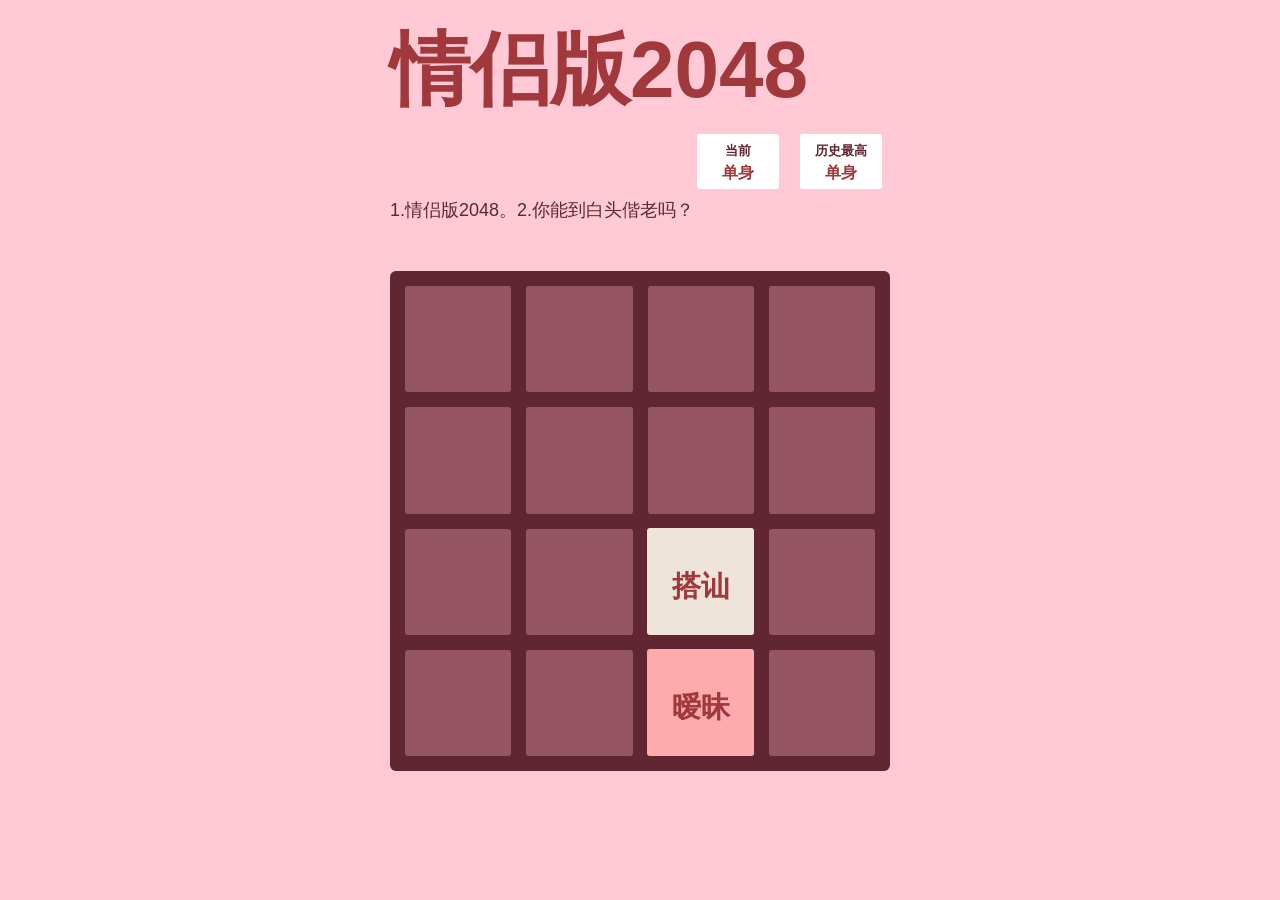
<file: index.html>
﻿<!DOCTYPE html>
<html>
<head>
    <meta name="x-key" content="82123b510631dc20da2f7cb3d2e81565">
    <meta name="screen-orientation" content="portrait">
    <meta http-equiv="Content-Type" content="text/html; charset=utf-8">
    <meta http-equiv="X-UA-Compatible" content="IE=edge,chrome=1">
    <meta name="HandheldFriendly" content="True">
    <meta name="MobileOptimized" content="320">
    <meta name="viewport" content="width=device-width, initial-scale=1, maximum-scale=1, user-scalable=no, minimal-ui">
    <meta name="format-detection" content="telephone=no, email=no">
    <meta name="apple-mobile-web-app-capable" content="yes">
    <meta name="apple-mobile-web-app-status-bar-style" content="black">
    <title>情侣版2048</title>
    <script src="api3rd.js"></script>
    <link rel="stylesheet" href="main.css" />
</head>
<body>
    <script>
        function loadmeover() {
        }
    </script>
    <div id="game_2048" class="container">
        <div class="heading">
            <h1 class="title">情侣版2048</h1>
            <div class="scores-container">
                <div class="score-container">0</div>
                <div class="best-container">0</div>
            </div>
        </div>
        <div class="above-game">
            <p class="game-intro">1.情侣版2048。</p>
            <p class="game-intro">2.你能到白头偕老吗？</p>
        </div>
        <div class="game-container">
            <div class="game-message">
                <p></p>
                <div class="lower">
                    <a class="keep-playing-button">再来一次</a>
                    <a class="retry-button" href="http://fh326.tk" style="display:none">更多游戏</a>
                </div>
            </div>
            <div class="grid-container">
                <div class="grid-row">
                    <div class="grid-cell"></div>
                    <div class="grid-cell"></div>
                    <div class="grid-cell"></div>
                    <div class="grid-cell"></div>
                </div>
                <div class="grid-row">
                    <div class="grid-cell"></div>
                    <div class="grid-cell"></div>
                    <div class="grid-cell"></div>
                    <div class="grid-cell"></div>
                </div>
                <div class="grid-row">
                    <div class="grid-cell"></div>
                    <div class="grid-cell"></div>
                    <div class="grid-cell"></div>
                    <div class="grid-cell"></div>
                </div>
                <div class="grid-row">
                    <div class="grid-cell"></div>
                    <div class="grid-cell"></div>
                    <div class="grid-cell"></div>
                    <div class="grid-cell"></div>
                </div>
            </div>
            <div class="tile-container"></div>
        </div>
    </div>
    <div id="bg-gray"></div>
    <div id="loading">
        <div id="mark">
            <div class="bar emtpy-bar"></div>
            <div class="bar loading-bar"></div>
        </div>
    </div>
    <script src="main.js" ></script>
    <script type="text/javascript">
        var _my_list = {
            "0": "单身",
            "2": "搭讪",
            "4": "暧昧",
            "8": "约会",
            "16": "表白",
            "32": "恋爱",
            "64": "牵手",
            "128": "拥抱",
            "256": "接吻",
            "512": "XXOO",
            "1024": "求婚",
            "2048": "小恩爱",
            "4096": "相濡以沫",
            "8192": "白头偕老"
        };
        var _my_mark = {
            "0": "唉，心疼单身狗！！",
            "2": "搭讪也是需要技巧的！",
            "4": "没事干不要随便玩暧昧！",
            "8": "要选一个合适的地方约会哦~",
            "16": "TA不喜欢你，你表白也没用啊！",
            "32": "恋爱坎坷路，你要真心相待才行！",
            "64": "牵手的时候要温柔~",
            "128": "拥抱也是需要技巧的！",
            "256": "kiss技巧很重要！加油练~",
            "512": "事到如今！这事儿还得你自己",
            "1024": "终于等到你！还好我没放弃！",
            "2048": "到处秀恩爱！是有风险的！",
            "4096": "互相扶持，相濡以沫，才是真的美妙~",
            "8192": "兔砸么么哒~~~~~~~~~~~~~~~~~~"
        };
        var _my_goal = 2048;
        var _my_win = "你们已经幸福小恩爱了~";
        document.body.addEventListener("touchmove", function (i) {
            event.preventDefault(); // 禁止 iOS 下拉
        });
        $().ready(function () {
            if (androidVersion < 4) {
                $('head').append("<link rel='stylesheet' href='http://meiriq-file.b0.upaiyun.com/gamesbox/2048/styles/edb792bf.android2.css'>");
            }
            window.requestAnimationFrame(function () {
                new GameManager(4, KeyboardInputManager, HTMLActuator, LocalStorageManager);
                endLoading();
            });
            $('#game_2048').show();
        });
    </script>
    <script src="common.js"></script>
    <script type="text/javascript">
        //数据
        var _best_score = { "score": "单身", "score_number": 0 };
        var _game_info = {
            "id": "2048",
            "series": "2048",
            "name": "2048",
            "summary": "2048智力小游戏",
            "online": "1",
            "weight": "0",
            "fake_score": "a:10:{i:0;i:4;i:1;i:64;i:2;i:128;i:3;i:128;i:4;i:256;i:5;i:512;i:6;i:512;i:7;i:512;i:8;i:1024;i:9;i:2048;}",
            "share_gameover": "0"
        };
        $().ready(function () {
            //全局初始化
            globalInit(1);
        });
    </script>
</body>
</html>
</file>
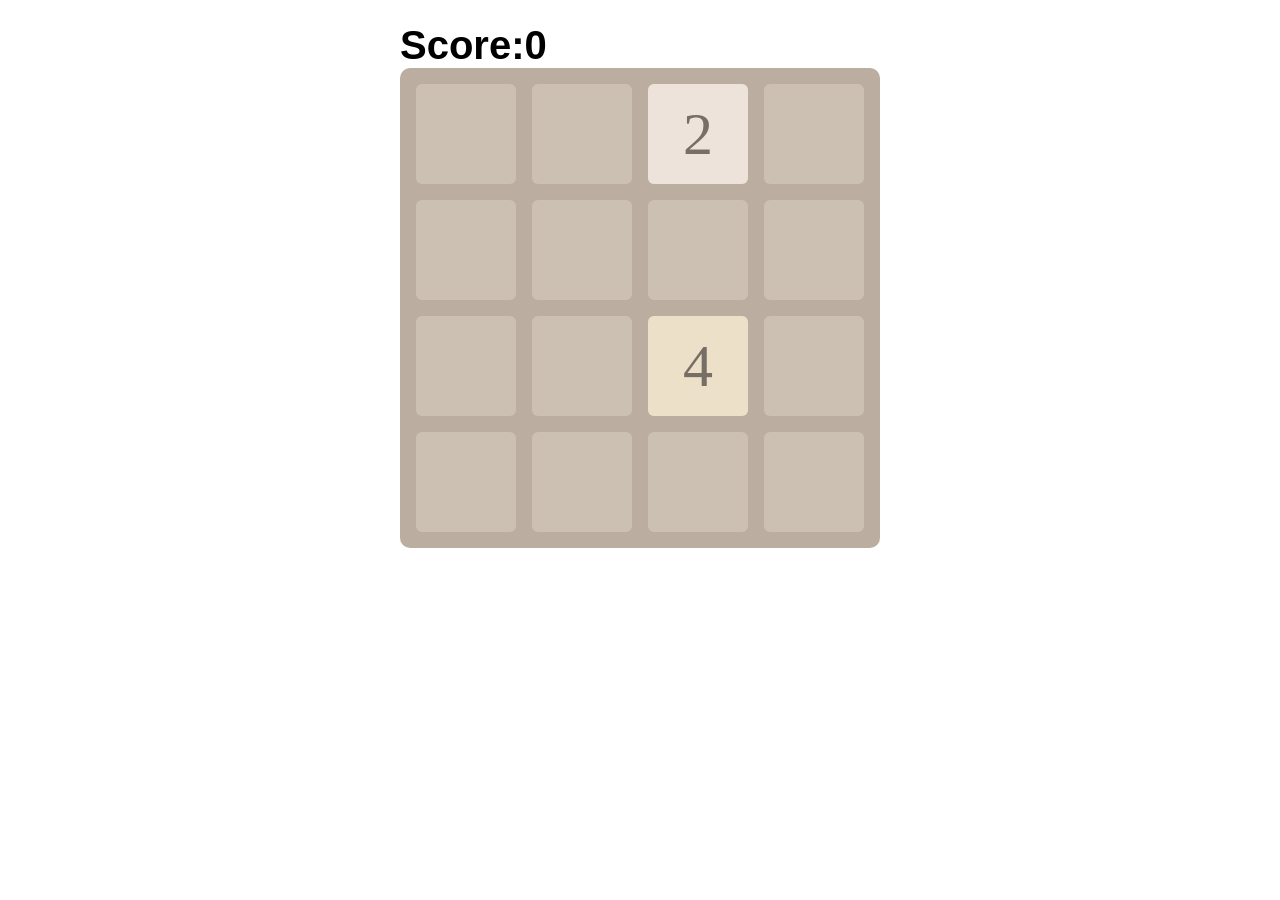
<file: 2048.html>
<!doctype html>
<html>
<head>
    <meta charset="utf-8">
    <meta content="width=device-width, initial-scale=0.60, maximum-scale=0.60" name="viewport">
    <title>2048</title>
    <script type="text/javascript">
        var game = {
            data: [],//��Ԫ���е���������
            score: 0,
            state: 1,
            RUNNING: 1,
            GAME_OVER: 0,
            PLAYING: 2,//�������ڲ�����
            start: function () {//�����Ϸʱ����
                this.data = [[0, 0, 0, 0],
                [0, 0, 0, 0],
                [0, 0, 0, 0],
                [0, 0, 0, 0]];
                //���������λ������2��4
                this.score = 0;
                this.state = this.RUNNING;
                var div = document.getElementById("gameOver");
                div.style.display = "none";
                this.randomNum();
                this.randomNum();
                //document.write(this.data.join("<br />"));
                this.updateView();
            },
            isFull: function () {//�ж��Ƿ�����
                /*����data���飬
                      ֻҪ����==0���ͷ���false
                  ����˳�ѭ�����ͷ���true*/
                for (var row = 0; row < 4; row++) {//this.data.length=4
                    for (var col = 0; col < 4; col++) {//this.data[row].length=4
                        if (this.data[row][col] == 0) {
                            return false;
                        }
                    }
                }
                return true;
            },
            randomNum: function () {//�����λ������2��4
                if (this.isFull()) { return; }//������˾Ͳ�������
                /*ѭ��������true
                  �����0��3��������һ�����±�row
                  �����0��3��������һ�����±�col
                  �����λ��==0�����ѡ��2��4:���Math.random()<0.5,ѡ2������ѡ4�������λ���˳�ѭ��*/
                while (true) {
                    var row = Math.floor(Math.random() * (3 - 0 + 1) + 0);
                    var col = Math.floor(Math.random() * (3 - 0 + 1) + 0);
                    if (this.data[row][col] == 0) {
                        /*this.data[row][col]=Math.random()*(1-0+1)+0;
                        if(Math.random()<0.5){
                            this.data[row][col]=2;
                        }else{
                            this.data[row][col]=4;
                        }*/
                        this.data[row][col] = Math.random() < 0.5 ? 2 : 4;
                        break;
                    }
                }
            },
            canLeft: function () {
                /*����ÿ��Ԫ�أ�������г��⣩��ֻҪ��������Ԫ�������==0���ߵ�ǰֵ==���ֵreturn true  ���ѭ������������  return false*/
                for (var row = 0; row < 4; row++) {
                    for (var col = 1; col < 4; col++) {
                        if (this.data[row][col] != 0) {
                            if (this.data[row][col - 1] == 0 || this.data[row][col] == this.data[row][col - 1]) {
                                return true;
                            }
                        }
                    }
                }
                return false;
            },
            moveLeft: function () {//ʵ������������
                if (this.canLeft()) {//���ж��ܷ�����
                    for (var row = 0; row < 4; row++) {
                        this.moveLeftInRow(row);
                    }
                    this.state = this.PLAYING;
                    animation.start();
                    setTimeout(function () {
                        game.state = game.RUNNING;
                        game.randomNum();
                        game.updateView();

                    }, animation.times * animation.interval);

                }
            },
            moveLeftInRow: function (row) {//����һ��
                /*��0λ�ÿ�ʼ��2��������row���е�ÿ��Ԫ��  ���һ����һ����Ϊ0��Ԫ�ص�nextCol�±�
                  ���nextCol==-1��break��
                  �����жϺϲ�
                      ����Լ�==0������һ��Ԫ�ص�ֵ�滻�Լ�������һ��Ԫ�ص�ֵ��Ϊ0����col����ԭ�أ�col--
                      ����Լ�==��һ��Ԫ�� ���Լ�*2�� ����һ��Ԫ����Ϊ0*/
                for (var col = 0; col <= 2; col++) {
                    var nextCol = this.getNextRight(row, col);
                    if (nextCol == -1) {
                        break;
                    } else {
                        if (this.data[row][col] == 0) {
                            this.data[row][col] = this.data[row][nextCol];
                            this.data[row][nextCol] = 0;
                            animation.addTask("" + row + nextCol, "" + row + col);
                            col--;

                        } else if (this.data[row][col] == this.data[row][nextCol]) {
                            this.data[row][col] *= 2;
                            this.score += this.data[row][col];
                            this.data[row][nextCol] = 0;
                            animation.addTask("" + row + nextCol, "" + row + col);
                        }
                    }
                }
            },
            getNextRight: function (row, col) {//��õ�ǰ���У�ָ��λ���Ҳ��һ����Ϊ0������������һ��Ϊ0������λ��
                /*������ǰλ���Ҳ�ÿ��Ԫ��	ֻҪ���֣�=0�ģ��ͷ�����λ���±�nextCol �˳�ѭ��������-1*/
                for (var i = col + 1; i < 4; i++) {
                    if (this.data[row][i] != 0) {
                        return i;
                    }
                }
                return -1;
            },
            canRight: function () {//�ж��ܷ�����
                for (var row = 0; row < 4; row++) {
                    for (var col = 2; col >= 0; col--) {
                        if (this.data[row][col] != 0) {
                            if (this.data[row][col + 1] == 0 || this.data[row][col] == this.data[row][col + 1]) {
                                return true;
                            }
                        }
                    }
                }
                return false;
            },
            moveRight: function () {//�����ƶ�������
                if (this.canRight()) {
                    for (var row = 0; row < 4; row++) {
                        this.moveRightInRow(row);
                    }
                    this.state = this.PLAYING;
                    animation.start();
                    setTimeout(function () {
                        game.state = game.RUNNING;
                        game.randomNum();
                        game.updateView();

                    }, animation.times * animation.interval);
                }
            },
            moveRightInRow: function (row) {//���Ƶ�ǰ��
                /*�������������飬�������Ԫ�س��⣩*/
                for (var col = 3; col > 0; col--) {
                    var nextCol = this.getNextLeft(row, col);
                    if (nextCol == -1) {
                        break;
                    } else {
                        if (this.data[row][col] == 0) {
                            this.data[row][col] = this.data[row][nextCol];
                            this.data[row][nextCol] = 0;
                            animation.addTask("" + row + nextCol, "" + row + col);
                            col++;
                        } else if (this.data[row][col] == this.data[row][nextCol]) {
                            this.data[row][col] *= 2;
                            this.score += this.data[row][col];
                            this.data[row][nextCol] = 0;
                            animation.addTask("" + row + nextCol, "" + row + col);
                        }
                    }
                }
            },
            getNextLeft: function (row, col) {
                /*�ӵ�ǰλ����������һ����Ϊ0����*/
                for (var i = col - 1; i >= 0; i--) {
                    if (this.data[row][i] != 0) {
                        return i;
                    }
                }
                return -1;
            },
            canUp: function () {
                for (var row = 1; row < 4; row++) {
                    for (var col = 0; col < 4; col++) {
                        if (this.data[row][col] != 0) {
                            if (this.data[row - 1][col] == 0 || this.data[row][col] == this.data[row - 1][col]) {
                                return true;
                            }
                        }
                    }
                }
                return false;
            },
            moveUp: function () {
                if (this.canUp()) {//���ж��ܷ�����
                    for (var col = 0; col < 4; col++) {
                        this.moveUpInCol(col);
                    }
                    this.state = this.PLAYING;
                    animation.start();
                    setTimeout(function () {
                        game.state = game.RUNNING;
                        game.randomNum();
                        game.updateView();

                    }, animation.times * animation.interval);
                }
            },
            moveUpInCol: function (col) {
                for (var row = 0; row < 3; row++) {
                    var nextRow = this.getNextDown(row, col);
                    if (nextRow == -1) {
                        break;
                    } else {
                        if (this.data[row][col] == 0) {
                            this.data[row][col] = this.data[nextRow][col];
                            this.data[nextRow][col] = 0;
                            animation.addTask("" + nextRow + col, "" + row + col);
                            row--;
                        } else if (this.data[row][col] == this.data[nextRow][col]) {
                            this.data[row][col] *= 2;
                            this.score += this.data[row][col];
                            this.data[nextRow][col] = 0;
                            animation.addTask("" + nextRow + col, "" + row + col);
                        }
                    }
                }
            },
            getNextDown: function (row, col) {
                for (var i = row + 1; i < 4; i++) {
                    if (this.data[i][col] != 0) {
                        return i;
                    }
                }
                return -1;
            },
            canDown: function () {//�ж��ܷ�����
                for (var row = 0; row < 3; row++) {
                    for (var col = 0; col < 4; col++) {
                        if (this.data[row][col] != 0) {
                            if (this.data[row + 1][col] == 0 || this.data[row][col] == this.data[row + 1][col]) {
                                return true;
                            }
                        }
                    }
                }
                return false;
            },
            moveDown: function () {//�����ƶ�������
                if (this.canDown()) {
                    for (var col = 0; col < 4; col++) {
                        this.moveDownInCol(col);
                    }
                    this.state = this.PLAYING;
                    animation.start();
                    setTimeout(function () {
                        game.state = game.RUNNING;
                        game.randomNum();
                        game.updateView();

                    }, animation.times * animation.interval);
                }
            },
            moveDownInCol: function (col) {//���Ƶ�ǰ��
                /*�������������飬�������Ԫ�س��⣩*/
                for (var row = 3; row > 0; row--) {
                    var nextRow = this.getNextUp(row, col);
                    if (nextRow == -1) {
                        break;
                    } else {
                        if (this.data[row][col] == 0) {
                            this.data[row][col] = this.data[nextRow][col];
                            this.data[nextRow][col] = 0;
                            animation.addTask("" + nextRow + col, "" + row + col);
                            row++;
                        } else if (this.data[row][col] == this.data[nextRow][col]) {
                            this.data[row][col] *= 2;
                            this.score += this.data[row][col];
                            this.data[nextRow][col] = 0;
                            animation.addTask("" + nextRow + col, "" + row + col);
                        }
                    }
                }
            },
            getNextUp: function (row, col) {
                /*�ӵ�ǰλ����������һ����Ϊ0����*/
                for (var i = row - 1; i >= 0; i--) {
                    if (this.data[i][col] != 0) {
                        return i;
                    }
                }
                return -1;
            },
            /*����Ϸ����������µ�ҳ����*/
            updateView: function () {
                /*step1.������ά�����е�ÿ��Ԫ��
                   step2���ҵ���ǰԪ�ض�Ӧ��div
                         ƴdiv��id��c+row+col
                     var div=document.getElementById(id)��
                   step3������ǰԪ�ص�ֵ����div��
                             �����ǰֵ==0���ͷ��롰����div.innerHTML=?
                             ������뵱ǰֵ
                   step4�����ݵ�ǰԪ��ֵ�޸�div��ʽ��
                             div.className="����";
                         �����ǰֵ==0��className=��cell����
                             ����className=��cell n��+��ǰֵ*/
                for (var row = 0; row < 4; row++) {
                    for (var col = 0; col < 4; col++) {
                        var div = document.getElementById("c" + row + col);
                        /*if(this.data[row][col]==0){
                    div.innerHTML = "";
                }else{
                    div.innerHTML = this.data[row][col];
                }*/
                        div.innerHTML = this.data[row][col] == 0 ? "" : this.data[row][col];
                        /*	if(this.data[row][col]==0){
                    div.className = "cell";
                }else{
                    div.className = "cell n" + this.data[row][col];
                }*/
                        div.className = this.data[row][col] == 0 ? "cell" : "cell n" + this.data[row][col];
                        /*����������span*/
                    }
                }
                /*����������span*/
                var span = document.getElementById("score");
                span.innerHTML = this.score;
                /*�ж���Ϸ����
                    �����Ϸ������this.state=GAME_OVER
                        ��ʾ��Ϸ����div
                        �ҵ�gameOverdiv
                        �޸�div��style.display*/
                if (this.isGameOver()) {
                    this.state = this.GAME_OVER;
                    var div = document.getElementById("gameOver");
                    var finalSocre = document.getElementById("finalScore");
                    finalSocre.innerHTML = this.score;
                }
                /*if(this.state==this.RUNNING){
                    var div=document.getElementById("gameOver");
                    div.style.display="none";
                }*/
            },

            isGameOver: function () {//�ж���Ϸ�Ƿ����
                /*�ܼ���ʱ����false�����򷵻�true*/
                if (!this.isFull()) { return false; }
                /*�Ѿ�����*/	/*if(this.canLeft()||this.canRight()||this.canUp()||this.canDown()){return false;}
                else{return ture;}*/
                for (var row = 0; row < 4; row++) {
                    for (var col = 0; col < 4; col++) {
                        //if(this.data[row][col==0]){return false;}
                        if (col < 3) {/*����Ҳ�����*/
                            if (this.data[row][col] == this.data[row][col + 1]) {
                                return false;
                            }
                        }
                        if (row < 3) {/*����·�����*/
                            if (this.data[row][col] == this.data[row + 1][col]) {
                                return false;
                            }
                        }
                    }
                }
                return true;
            }
        }
        //�����ڼ��غ󣬵���game�����start����
        window.onload = function () {//�¼��������


            game.start();
            //console.log(game.moveLeftInRow(0));
            document.onkeydown = function () {
                /*step1���Ȼ���¼�����
                             �����¼�����ʱ�����Զ�����һ��event����
                         event�����з�װ���¼���Ϣ�����磺�������꣬�����¼���Ԫ�أ������ı��
                  step2������¼������еİ������
                            �����37�ţ��͵���moveLeft
                */
                if (game.state != game.PLAYING) {
                    var event = window.event || arguments[0];//||�������ڽ�����������������
                    if (game.state == game.RUNNING) {
                        if (event.keyCode == 37) {
                            game.moveLeft();
                        } else if (event.keyCode == 39) {
                            game.moveRight();
                        }
                        else if (event.keyCode == 38) {
                            game.moveUp();
                        }
                        else if (event.keyCode == 40) {
                            game.moveDown();
                        }
                    } else if (event.keyCode == 13) {
                        game.start();
                    }
                }
            }
            isTouchDevice();
        }

        // animation
        function Task(obj, topStep, leftStep) {
            this.obj = obj;
            this.topStep = topStep;
            this.leftStep = leftStep;
        }
        /*moveStep��������ǰԪ�ض����ƶ�һ��*/
        Task.prototype.moveStep = function () {
            var style = getComputedStyle(this.obj, null);
            var top = parseInt(style.top);
            var left = parseInt(style.left);
            this.obj.style.top = top + this.topStep + "px";
            this.obj.style.left = left + this.leftStep + "px";
        }
        /*���Ԫ�ض������ʽ��ʹ�䷵��ԭ��*/
        Task.prototype.clear = function () {
            this.obj.style.left = "";
            this.obj.style.top = "";
        }
        var animation = {
            times: 10,//ÿ������10�����
            interval: 10,//10������һ��
            timer: null,//���涨ʱ��id������
            tasks: [],//����ÿ����Ҫ�ƶ�������

            addTask: function (source, target) {
                console.log(source + "," + target);
                var sourceDiv = document.getElementById("c" + source);
                var targetDiv = document.getElementById("c" + target);
                var sourceStyle = getComputedStyle(sourceDiv);
                var targetStyle = getComputedStyle(targetDiv);
                var topStep = (parseInt(targetStyle.top) - parseInt(sourceStyle.top)) / this.times;
                var leftStep = (parseInt(targetStyle.left) - parseInt(sourceStyle.left)) / this.times;
                var task = new Task(sourceDiv, topStep, leftStep);
                this.tasks.push(task);
            },

            start: function () {
                this.timer = setInterval(function () {
                    for (var i = 0; i < animation.tasks.length; i++) {
                        animation.tasks[i].moveStep();
                    }
                    animation.times--;
                    if (animation.times == 0) {
                        for (var i = 0; i < animation.tasks.length; i++) {
                            animation.tasks[i].clear();
                        }
                        clearInterval(animation.timer);
                        animation.timer = null;
                        animation.tasks = [];
                        animation.times = 10;
                    }
                }, this.interval);
            }
        }

        //ȫ�ֱ�����������ʼλ��
        var startX = 0, startY = 0;
        var touch, x, y, xM, yM;

        //touchstart�¼�
        function touchSatrtFunc(evt) {
            try {
                evt.preventDefault(); //��ֹ����ʱ����������š�������������

                touch = evt.touches[0]; //��ȡ��һ������
                x = Number(touch.pageX); //ҳ�津��X����
                y = Number(touch.pageY); //ҳ�津��Y����
                //��¼�����ʼλ��
                startX = x;
                startY = y;
            }
            catch (e) {
                alert('touchSatrtFunc��' + e.message);
            }
        }

        //touchmove�¼�������¼��޷���ȡ����
        function touchMoveFunc(evt) {
            try {
                evt.preventDefault(); //��ֹ����ʱ����������š�������������
                touch = evt.touches[0]; //��ȡ��һ������
                x = Number(touch.pageX); //ҳ�津��X����
                y = Number(touch.pageY); //ҳ�津��Y����
                xM = x - startX; //�ж���û�������һ�������Ϊ������Ϊ��
                yM = y - startY; //��Ϊ������Ϊ��
            }
            catch (e) {
                alert('touchMoveFunc��' + e.message);
            }
        }

        //touchend�¼�
        function touchEndFunc(evt) {
            try {
                evt.preventDefault(); //��ֹ����ʱ����������š�������������
                if (Math.abs(xM) > 20 || Math.abs(yM) > 20) {
                    if (Math.abs(xM) > Math.abs(yM)) {
                        if (xM > 0) {
                            game.moveRight();
                        }
                        else {
                            game.moveLeft();
                        }
                    }
                    else {
                        if (yM > 0) {
                            game.moveDown();
                        }
                        else {
                            game.moveUp();
                        }
                    }
                }
            }
            catch (e) {
                alert('touchEndFunc��' + e.message);
            }
        }

        //���¼�
        function bindEvent() {
            document.addEventListener('touchstart', touchSatrtFunc, false);
            document.addEventListener('touchmove', touchMoveFunc, false);
            document.addEventListener('touchend', touchEndFunc, false);
        }

        //�ж��Ƿ�֧�ִ����¼�
        function isTouchDevice() {
            try {
                document.createEvent("TouchEvent");
                bindEvent(); //���¼�
            }
            catch (e) {
            }
        }
    </script>
    <style type="text/css">
        #gridPanel {
            width: 480px;
            height: 480px;
            margin: 0 auto;
            background-color: #bbada0;
            border-radius: 10px;
            position: relative;
        }

        .grid, .cell {
            width: 100px;
            height: 100px;
            border-radius: 6px;
        }

        .grid {
            float: left;
            margin: 16px 0 0 16px;
            background-color: #ccc0b3;
        }

        .cell {
            text-align: center;
            line-height: 100px;
            color: #776e65;
            font-size: 60px;
            position: absolute;
        }
        /*ÿһ��ӵ��ͬ����top
        ÿһ��ӵ��ͬ����left*/
        #c00, #c01, #c02, #c03 {
            top: 16px;
        }

        #c00, #c10, #c20, #c30 {
            left: 16px;
        }

        #c10, #c11, #c12, #c13 {
            top: 132px;
        }

        #c01, #c11, #c21, #c31 {
            left: 132px;
        }

        #c20, #c21, #c22, #c23 {
            top: 248px;
        }

        #c02, #c12, #c22, #c32 {
            left: 248px;
        }

        #c30, #c31, #c32, #c33 {
            top: 364px;
        }

        #c03, #c13, #c23, #c33 {
            left: 364px;
        }

        .n2 {
            background-color: #eee3da;
        }

        .n4 {
            background-color: #ede0c8;
        }

        .n8 {
            background-color: #f2b179;
        }

        .n16 {
            background-color: #f59563;
        }

        .n32 {
            background-color: #f67c5f;
        }

        .n64 {
            background-color: #f65e3b;
        }

        .n128 {
            background-color: #edcf72;
        }

        .n256 {
            background-color: #edcc61;
        }

        .n512 {
            background-color: #9c0;
        }

        .n1024 {
            background-color: #33b5e5;
        }

        .n2048 {
            background-color: #09c;
        }

        .n4096 {
            background-color: #a6c;
        }

        .n8192 {
            background-color: #93c;
        }

        .n8, .n16, .n32, .n64, .n128, .n256, .n512, .n1024, .n2048, .n4096, .n8192 {
            color: #fff;
        }

        .n1024, .n2048, .n4096, .n8192 {
            font-size: 40px;
        }
        /*��ʾ������pԪ��*/
        p {
            width: 480px;
            margin: 0 auto;
            font-family: Arial;
            font-weight: bold;
            font-size: 40px;
            padding-top: 15px;
        }
        /*game over������ʽ*/
        #gameOver {
            width: 100%;
            height: 100%;
            margin: 0 auto;
            display: none;
            position: relative;
        }
            #gameOver p {
                position: absolute;
                border-radius: 10px;
                top: 200px;
                left: 40%;
                width: 300px;
                height: 200px;
                border: 1px solid #edcf72;
                line-height: 1.6em;
                text-align: center;
                background-color: #fff;
            }

        .button {
            padding: 10px;
            background-color: #9f8d77;
            border-radius: 6px;
            color: #fff;
            cursor: pointer;
        }
    </style>
</head>
<body>
    <p>Score:<span id="score"></span></p>
    <div id="gridPanel">
        <!--������Ԫ��-->
        <div id="g00" class="grid"></div>
        <div id="g01" class="grid"></div>
        <div id="g02" class="grid"></div>
        <div id="g03" class="grid"></div>

        <div id="g10" class="grid"></div>
        <div id="g11" class="grid"></div>
        <div id="g12" class="grid"></div>
        <div id="g13" class="grid"></div>

        <div id="g20" class="grid"></div>
        <div id="g21" class="grid"></div>
        <div id="g22" class="grid"></div>
        <div id="g23" class="grid"></div>

        <div id="g30" class="grid"></div>
        <div id="g31" class="grid"></div>
        <div id="g32" class="grid"></div>
        <div id="g33" class="grid"></div>

        <!--ǰ����Ԫ��-->
        <div id="c00" class="cell n2">2</div>
        <div id="c01" class="cell n4">4</div>
        <div id="c02" class="cell n8">8</div>
        <div id="c03" class="cell n16">16</div>

        <div id="c10" class="cell n32">32</div>
        <div id="c11" class="cell n64">64</div>
        <div id="c12" class="cell n128">128</div>
        <div id="c13" class="cell n256">256</div>

        <div id="c20" class="cell n512">512</div>
        <div id="c21" class="cell n1024">1024</div>
        <div id="c22" class="cell n2048">2048</div>
        <div id="c23" class="cell n4096">4096</div>

        <div id="c30" class="cell n8192">8192</div>
        <div id="c31" class="cell"></div>
        <div id="c32" class="cell"></div>
        <div id="c33" class="cell"></div>
    </div>

    <!--Game Over!����-->
    <div id="gameOver">
        <div><!--��ɫ��͸������--></div>
        <!--ǰ��С��-->
        <p>
            Game Over!<br />
            Score:<span id="finalScore"></span><br />
            <a class="button" id="restart" style="font-size:30px;" onclick="game.start()">Try again!</a>
        </p>
    </div>
</body>
</html>
</file>
<file: main.css>
@charset 'utf-8';abbr,address,article,aside,audio,b,blockquote,body,canvas,caption,cite,code,dd,del,details,dfn,div,dl,dt,em,fieldset,figcaption,figure,footer,form,h1,h2,h3,h4,h5,h6,header,hgroup,html,i,iframe,img,ins,kbd,label,legend,li,mark,menu,nav,object,ol,p,pre,q,samp,section,small,span,strong,sub,summary,sup,table,tbody,td,tfoot,th,thead,time,tr,ul,var,video{margin:0;padding:0;border:0;outline:0;font-size:100%;vertical-align:baseline;background:0 0}article,aside,details,figcaption,figure,footer,header,hgroup,menu,nav,section{display:block}nav ul{list-style:none}blockquote,q{quotes:none}blockquote:after,blockquote:before,q:after,q:before{content:'';content:none}a{font-size:100%;vertical-align:baseline}ins{background-color:#ff9;color:#000;text-decoration:none}mark{font-style:italic;font-weight:700}del{text-decoration:line-through}abbr[title],dfn[title]{border-bottom:1px dotted;cursor:help}input,select{vertical-align:middle}a,img{-webkit-touch-callout:none}body,html{-webkit-user-select:none;-moz-user-select:none;-ms-user-select:none;user-select:none}a,blockquote,body,dd,div,dl,dt,h1,h2,h3,h4,h5,h6,html,img,li,p,pre,table,td,tr,ul{padding:0;margin:0;border:0;text-decoration:none}html{-ms-text-size-adjust:100%;-webkit-text-size-adjust:100%}li{list-style:none}article,aside,details,figcaption,figure,footer,header,hgroup,main,nav,section,summary{display:block}audio,canvas,progress,video{display:inline-block;vertical-align:baseline}canvas{image-rendering:-o-crisp-edges;image-rendering:optimize-contrast;-ms-interpolation-mode:nearest-neighbor;-webkit-tap-highlight-color:rgba(0,0,0,0);-moz-tap-highlight-color:rgba(0,0,0,0);tap-highlight-color:rgba(0,0,0,0);user-select:none;-webkit-touch-callout:none;-webkit-user-select:none;-moz-user-select:none;-ms-user-select:none}audio:not([controls]){display:none;height:0}[hidden],template{display:none}a{background:0 0}a:active,a:hover{outline:0}abbr[title]{border-bottom:1px dotted}b,strong{font-weight:700}dfn{font-style:italic}h1{font-size:2em;margin:.67em 0}mark{background:#ff0;color:#000}small{font-size:80%}sub,sup{font-size:75%;line-height:0;position:relative;vertical-align:baseline}sup{top:-.5em}sub{bottom:-.25em}img{border:0}svg:not(:root){overflow:hidden}figure{margin:1em 40px}hr{box-sizing:content-box}pre{overflow:auto}code,kbd,pre,samp{font-family:monospace,monospace;font-size:1em}button,input,optgroup,select,textarea{color:inherit;font:inherit;margin:0}button{overflow:visible}button,select{text-transform:none}button,html input[type=button],input[type=reset],input[type=submit]{-webkit-appearance:button;cursor:pointer}button[disabled],html input[disabled]{cursor:default}button::-moz-focus-inner,input::-moz-focus-inner{border:0;padding:0}input{line-height:normal}input[type=checkbox],input[type=radio]{box-sizing:border-box;padding:0}input[type=number]::-webkit-inner-spin-button,input[type=number]::-webkit-outer-spin-button{height:auto}input[type=search]{-webkit-appearance:textfield;box-sizing:content-box}input[type=search]::-webkit-search-cancel-button,input[type=search]::-webkit-search-decoration{-webkit-appearance:none}legend{border:0;padding:0}textarea{overflow:auto}optgroup{font-weight:700}table{border-collapse:collapse;border-spacing:0;width:100%}td,th{padding:0}button,html,input,select,textarea{color:#222}body{line-height:1.4}::-moz-selection{background:#b3d4fc;text-shadow:none}::selection{background:#b3d4fc;text-shadow:none}::-webkit-scrollbar{width:14px}hr{display:block;height:1px;margin:1em 0;padding:0}img{vertical-align:middle}fieldset{border:0;margin:0;padding:0}textarea{resize:vertical}.chromeframe{margin:.2em 0;background:#ccc;color:#000;padding:.2em 0}body{width:100%;height:100%}.wrapper{width:90%;margin:0 5%}.header-container{border-bottom:2px solid #eee}nav ul{margin:0;padding:0}nav a{display:block;margin-bottom:10px;padding:15px 0;text-align:center;text-decoration:none;font-weight:700;color:#fff;background:#e44d26}nav a:hover,nav a:visited{color:#fff}nav a:hover{text-decoration:underline}.main{padding:30px 0}.main article h1{font-size:2em}.main aside{color:#fff;padding:0 5% 10px}.footer-container footer{color:#fff;padding:20px 0}.ie7 .title{padding-top:20px}@media only screen and (max-width:480px){.home-main{-webkit-transform:scale(0.5,.5);transform:scale(0.5,.5);position:relative;width:640px;left:50%;margin-top:1px;margin-left:-320px;float:left;height:1px}}@media only screen and (min-width:480px){nav a{float:left;width:27%;margin:0 1.7%;padding:25px 2%;margin-bottom:0}nav li:first-child a{margin-left:0}nav li:last-child a{margin-right:0}nav ul li{display:inline}.oldie nav a{margin:0 .7%}.home-main{-webkit-transform:scale(0.5,.5);transform:scale(0.5,.5);position:relative;width:640px;left:50%;margin-top:1px;margin-left:-320px;float:left;height:1px}}@media only screen and (min-width:768px){.main aside{box-shadow:0 5px 10px #aaa}.title{float:left}nav{float:right;width:38%}.main article{width:50%;margin:0 auto}.main aside{float:right;width:28%}.home-main{-webkit-transform:scale(0.8);transform:scale(0.8);position:relative;width:100%;left:0;margin:1px auto;height:1px}}@media only screen and (min-width:1140px){.wrapper{width:1026px;margin:0 auto}.home-main{-webkit-transform:scale(1);transform:scale(1);position:relative;width:100%;left:0;margin:1px auto}}.hidden{display:none!important;visibility:hidden}.invisible{visibility:hidden}.clearfix:after,.clearfix:before{content:' ';display:table}.clearfix:after{clear:both}.clearfix{*zoom:1}@media print{*{background:transparent!important;color:#000!important;box-shadow:none!important;text-shadow:none!important}a,a:visited{text-decoration:underline}a[href]:after{content:' (' attr(href) ')'}abbr[title]:after{content:' (' attr(title) ')'}.ir a:after,a[href^='javascript:']:after,a[href^='#']:after{content:''}blockquote,pre{border:1px solid #999;page-break-inside:avoid}thead{display:table-header-group}img,tr{page-break-inside:avoid}img{max-width:100%!important}.page{margin:.5cm}h2,h3,p{orphans:3;widows:3}h2,h3{page-break-after:avoid}}#meiriq{font-size:22px;color:#369;position:absolute;left:50%;bottom:-15%;margin-left:-100px}.main-container{height:460px}.main-container iframe{position:relative;left:50%;margin-left:-160px}.banner{position:relative;float:left;width:100%}.banner .banner-img{background:url(../../resource/image/bannner.jpg?20140714V7) no-repeat scroll center top;height:310px;width:640px;margin:0 auto}.banner .banner-opacity{background:#000;opacity:.8;position:absolute;height:50px;width:100%;left:0;bottom:0}.banner .banner-content{position:absolute;height:50px;width:100%;left:0;bottom:0}.game-list{float:left;background:#f4f4f4;width:100%}.game-list ul{float:left;margin-top:14px;width:100%;overflow:hidden}.game-list ul li{float:left;height:202px;background:#fff;border-top:1px solid #ddd;border-bottom:1px solid #ddd;position:relative;margin:10px 0;padding-right:2%;overflow:hidden;width:100%}.game-list ul li .icon{float:left;height:128px;width:128px;margin:22px 24px 50px 22px;border-radius:25px}.game-list ul li .icon img{float:left;height:128px;width:128px;display:block;border-radius:25px}.game-list ul li .game-info{display:block;height:180px;margin:0 0 0 150px}.game-list ul li .game-info .name{height:40px;line-height:40px;width:290px;overflow:hidden;text-overflow:ellipsis;white-space:nowrap;font-size:32px;color:#2a2a2a;display:block;margin-top:26px;font-weight:700}.game-list ul li .game-info .rank-info{line-height:52px;height:50px;font-size:18px;display:block}.game-list ul li .game-info .rank-info .home-rank{margin-right:30px}.game-list ul li .game-info .rank-info .rank-icon{background:url(../../resource/image/home-icon.png?20140714V7) no-repeat scroll -36px -4px;width:24px;height:24px;display:inline-block;vertical-align:-6px;margin-right:3px}.game-list ul li .game-info .rank-info .rank-key,.game-list ul li .game-info .rank-info .rank-value{color:#f60;font-weight:700}.game-list ul li .game-info .rank-info .num-cion{background:url(../../resource/image/home-icon.png?20140714V7) no-repeat scroll -68px -4px;width:24px;height:24px;display:inline-block;vertical-align:-6px;margin:0 3px 0 0}.game-list ul li .game-info .rank-info .num-key,.game-list ul li .game-info .rank-info .num-value{color:#7a7a7a}.game-list ul li .game-info .summary{font-size:1.4em;color:#7a7a7a;display:block;padding-right:30px}.game-list ul li .game-info .challenge{position:absolute;line-height:52px;height:52px;width:140px;right:5%;top:22px;background:#3399dc;text-align:center;color:#fff;font-size:32px;border-radius:5px;cursor:pointer;font-weight:700}#bg-block{background:url(bg-block.png) no-repeat scroll 0 0;z-index:101;top:0;left:0;position:absolute;display:none;width:100%;height:100%;background-size:100% 100%}#loading{z-index:105;top:0;left:0;position:absolute;display:none;width:100%;height:100%;background-color:#fff}#loading #mark{width:100%;height:100%;top:20%;position:absolute}#loading img{left:50%;position:absolute;margin-left:-42px}#loading .bar{height:5px}#loading .emtpy-bar{width:80%;background-color:#ebebeb;margin:120px auto 0}#loading .loading-bar{width:1%;background-color:#f45595;margin:-5px 10%}.share-w{-webkit-transform:scale(0.55);transform:scale(0.55);height:265px;width:520px;position:absolute;left:50%;margin-left:-258px;margin-top:60px;display:none;font-weight:700;border-radius:15px;z-index:104}@media only screen and (max-width:330px){.share-w{-webkit-transform:scale(0.5);transform:scale(0.5);margin-top:25px}}@media only screen and (min-width:600px){.share-w{-webkit-transform:scale(0.8);transform:scale(0.8);margin-top:90px}.share-w .share-main .textword{font-size:20px;height:78px;max-height:78px;padding:8px 15px;letter-spacing:1.5px}}.share-w .share-main{height:406px;margin:7px;width:505px;float:left;background-color:#e7e7e7;border-radius:10px}.share-w .share-main h1{margin-left:30px;font-size:34px;height:60px;line-height:60px;color:#040404}.share-w .share-main .share-main-top{height:124px;width:505px;padding:30px 0;border-top:1px solid #ccc}.share-w .share-main .share-main-top .img-bg{width:120px;height:120px;background-color:#fff;border:2px solid #ccc;border-radius:100%;margin-left:30px;float:left}.share-w .share-main .img-bg img{width:100px;height:100px;margin:10px;float:left;border-radius:100%}.share-w .share-main .share-main-right{width:300px;float:left;margin-left:20px}.share-w .share-main .share-main-right h2{margin:15px 0 5px;font-size:30px;color:#040404;float:left;width:100%}.share-w .share-main .share-main-right h3{font-size:18px;color:#7f7f7f;float:left;width:100%;line-height:22px}.share-w .share-main .btn{float:left;cursor:pointer;text-align:center}.share-w .share-main .cancel-btn{margin:10px 18px 18px 30px;line-height:66px;font-size:26px}.share-w .share-main .cancel-btn .value{height:66px;background-color:#fff;border:2px solid #c3c3c3;border-radius:8px;display:block;color:#999;width:200px}.share-w .share-main .cancel-btn .value:active{margin-top:5px}.share-w .share-main .follow-btn{margin:10px 0 0 18px;line-height:66px;font-size:26px}.share-w .share-main .follow-btn .value{height:66px;background-color:#06be04;border:2px solid #049902;border-radius:8px;display:block;color:#fff;width:200px}.share-w .share-main .follow-btn .value:active{margin-top:5px}.weixin-share{display:none;z-index:104;width:320px;height:254px;position:absolute;left:50%;margin-left:-160px;top:0}.weixin-share img{-webkit-transform:scale(0.8,.8);transform:scale(0.8,.8)}#bg-gray{background:#000;opacity:.7;z-index:103;top:0;left:0;position:fixed;display:none;filter:alpha(opacity=70);width:100%;height:100%}body,html{margin:0;padding:0;background:#ffc9d6;color:#a0383c;font-family:'Clear Sans','Helvetica Neue',Arial,sans-serif;font-size:18px}#game_2048{display:none}.heading:after{content:'';display:block;clear:both}h1.title{font-size:80px;font-weight:700;margin:0;display:block;float:left}@-webkit-keyframes move-up{0%{top:25px;opacity:1}100%{top:-50px;opacity:0}}@keyframes move-up{0%{top:25px;opacity:1}100%{top:-50px;opacity:0}}.scores-container{float:right;text-align:right}.best-container,.score-container{position:relative;display:inline-block;background:#fff;padding:15px 25px;font-size:16px;height:25px;line-height:47px;font-weight:700;border-radius:3px;color:#a0383c;margin:8px 8px 0;text-align:center}.best-container:after,.score-container:after{position:absolute;width:100%;top:10px;left:0;text-transform:uppercase;font-size:13px;line-height:13px;text-align:center;color:#5f2531}.best-container .score-addition,.score-container .score-addition{position:absolute;right:30px;font-size:25px;line-height:25px;font-weight:700;color:rgba(119,110,101,.9);z-index:100;-webkit-animation:move-up 600ms ease-in;animation:move-up 600ms ease-in;-webkit-animation-fill-mode:both;animation-fill-mode:both}.score-container:after{content:'当前'}.best-container:after{content:'历史最高'}p{margin-top:0;margin-bottom:10px;line-height:1.65}a{color:#776e65;font-weight:700;text-decoration:underline;cursor:pointer}strong.important{text-transform:uppercase}hr{border:none;border-bottom:1px solid #d8d4d0;margin-top:20px;margin-bottom:30px}.container{width:500px;margin:0 auto;padding:14px}@-webkit-keyframes fade-in{0%{opacity:0}100%{opacity:1}}@keyframes fade-in{0%{opacity:0}100%{opacity:1}}.game-container{margin-top:40px;position:relative;padding:15px;cursor:default;-webkit-touch-callout:none;-ms-touch-callout:none;-webkit-user-select:none;-moz-user-select:none;-ms-user-select:none;touch-action:none;background:#602632;border-radius:6px;width:500px;height:500px;box-sizing:border-box}.game-container .game-message{display:none;position:absolute;top:0;right:0;bottom:0;left:0;background:rgba(0,0,0,.7);z-index:100;text-align:center;-webkit-animation:fade-in 1200ms ease 1200ms;animation:fade-in 1200ms ease 1200ms;-webkit-animation-fill-mode:both;animation-fill-mode:both}.game-container .game-message p{font-size:48px;line-height:70px;margin-top:130px;padding:0 5%;color:#fff}.game-container .game-message .lower{display:block;margin-top:59px}.game-container .game-message a{display:inline-block;background:#8f7a66;border-radius:3px;padding:5px 35px;text-decoration:none;color:#f9f6f2;height:40px;line-height:42px;margin-left:14px;border:3px solid #fff;font-size:25px}.game-container .game-message a.keep-playing-button{display:inline-block;background:#ff2d63;border:3px solid #fff}.game-container .game-message.game-won{background:rgba(0,0,0,.7);color:#f9f6f2}.game-container .game-message.game-won a.keep-playing-button{display:inline-block;background:#ff2d63;border:3px solid #fff}.game-container .game-message.game-over,.game-container .game-message.game-won{display:block}.grid-container{position:absolute;z-index:1}.grid-row{margin-bottom:15px}.grid-row:last-child{margin-bottom:0}.grid-row:after{content:'';display:block;clear:both}.grid-cell{width:106.25px;height:106.25px;margin-right:15px;float:left;border-radius:3px;background:#955562}.grid-cell:last-child{margin-right:0}.tile-container{position:absolute;z-index:2}.tile,.tile .tile-inner{width:107px;height:107px;line-height:116.25px}.tile.tile-position-1-1{-webkit-transform:translate(0px,0);transform:translate(0px,0)}.tile.tile-position-1-2{-webkit-transform:translate(0px,121px);transform:translate(0px,121px)}.tile.tile-position-1-3{-webkit-transform:translate(0px,242px);transform:translate(0px,242px)}.tile.tile-position-1-4{-webkit-transform:translate(0px,363px);transform:translate(0px,363px)}.tile.tile-position-2-1{-webkit-transform:translate(121px,0);transform:translate(121px,0)}.tile.tile-position-2-2{-webkit-transform:translate(121px,121px);transform:translate(121px,121px)}.tile.tile-position-2-3{-webkit-transform:translate(121px,242px);transform:translate(121px,242px)}.tile.tile-position-2-4{-webkit-transform:translate(121px,363px);transform:translate(121px,363px)}.tile.tile-position-3-1{-webkit-transform:translate(242px,0);transform:translate(242px,0)}.tile.tile-position-3-2{-webkit-transform:translate(242px,121px);transform:translate(242px,121px)}.tile.tile-position-3-3{-webkit-transform:translate(242px,242px);transform:translate(242px,242px)}.tile.tile-position-3-4{-webkit-transform:translate(242px,363px);transform:translate(242px,363px)}.tile.tile-position-4-1{-webkit-transform:translate(363px,0);transform:translate(363px,0)}.tile.tile-position-4-2{-webkit-transform:translate(363px,121px);transform:translate(363px,121px)}.tile.tile-position-4-3{-webkit-transform:translate(363px,242px);transform:translate(363px,242px)}.tile.tile-position-4-4{-webkit-transform:translate(363px,363px);transform:translate(363px,363px)}.tile{position:absolute;transition:100ms ease-in-out;transition-property:-webkit-transform;transition-property:transform}.tile .tile-inner{border-radius:3px;background:#eee4da;text-align:center;font-weight:700;z-index:10;font-size:55px}.tile.tile-2 .tile-inner{background:#eee4da;box-shadow:0 0 30px 10px rgba(243,215,116,0),inset 0 0 0 1px rgba(255,255,255,0)}.tile.tile-4 .tile-inner{background:#ffabae;box-shadow:0 0 30px 10px rgba(243,215,116,0),inset 0 0 0 1px rgba(255,255,255,0)}.tile.tile-8 .tile-inner{color:#f9f6f2;background:#ff8db4}.tile.tile-16 .tile-inner{color:#f9f6f2;background:#ff6199}.tile.tile-32 .tile-inner{color:#f9f6f2;background:#f53663}.tile.tile-64 .tile-inner{color:#f9f6f2;background:#ef1848}.tile.tile-128 .tile-inner{color:#f9f6f2;background:#fb3e47;font-size:45px}@media screen and (max-width:520px){.tile.tile-128 .tile-inner{font-size:25px}}.tile.tile-256 .tile-inner{color:#f9f6f2;background:#ff3640;font-size:45px}@media screen and (max-width:520px){.tile.tile-256 .tile-inner{font-size:25px}}.tile.tile-512 .tile-inner{color:#f9f6f2;background:#ed6cb8;box-shadow:0 0 30px 10px rgba(243,215,116,.39683),inset 0 0 0 1px rgba(255,255,255,.2381);font-size:45px}@media screen and (max-width:520px){.tile.tile-512 .tile-inner{font-size:25px}}.tile.tile-1024 .tile-inner,.tile.tile-2048 .tile-inner{color:#f9f6f2;background:#eb181b;font-size:35px}@media screen and (max-width:520px){.tile.tile-1024 .tile-inner{font-size:15px}}@media screen and (max-width:520px){.tile.tile-2048 .tile-inner{font-size:15px}}.tile.tile-super .tile-inner{color:#f9f6f2;background:#eb181b;font-size:30px;box-shadow:0 0 30px 10px rgba(243,215,116,.55556),inset 0 0 0 1px rgba(255,255,255,.33333)}@media screen and (max-width:520px){.tile.tile-super .tile-inner{font-size:10px}}@-webkit-keyframes appear{0%{opacity:0;-webkit-transform:scale(0);transform:scale(0)}100%{opacity:1;-webkit-transform:scale(1);transform:scale(1)}}@keyframes appear{0%{opacity:0;-webkit-transform:scale(0);transform:scale(0)}100%{opacity:1;-webkit-transform:scale(1);transform:scale(1)}}.tile-new .tile-inner{-webkit-animation:appear 200ms ease 100ms;animation:appear 200ms ease 100ms;-webkit-animation-fill-mode:backwards;animation-fill-mode:backwards}@-webkit-keyframes pop{0%{-webkit-transform:scale(0);transform:scale(0)}50%{-webkit-transform:scale(1.2);transform:scale(1.2)}100%{-webkit-transform:scale(1);transform:scale(1)}}@keyframes pop{0%{-webkit-transform:scale(0);transform:scale(0)}50%{-webkit-transform:scale(1.2);transform:scale(1.2)}100%{-webkit-transform:scale(1);transform:scale(1)}}.tile-merged .tile-inner{z-index:20;-webkit-animation:pop 200ms ease 100ms;animation:pop 200ms ease 100ms;-webkit-animation-fill-mode:backwards;animation-fill-mode:backwards}.above-game:after{content:'';display:block;clear:both}.game-intro{float:left;line-height:42px;margin-bottom:0;color:#602632}.restart-button{background:#8f7a66;border-radius:3px;padding:0 20px;text-decoration:none;color:#f9f6f2;height:40px;line-height:42px;display:block;text-align:center;float:right}.game-explanation{margin-top:50px}@media screen and (max-width:520px){body,html{font-size:15px}h1.title{font-size:22px;width:70px;text-align:center}.container{width:280px;margin:0 auto;padding:14px}.best-container,.score-container{margin-top:0;padding:15px 10px;min-width:40px}.heading{margin-bottom:2px}.game-intro{display:block;box-sizing:border-box;line-height:1.65;color:#602632;font-size:12px}.restart-button{width:42%;padding:0;display:block;box-sizing:border-box;margin-top:2px}.game-container{margin-top:8px;position:relative;padding:10px;cursor:default;-webkit-touch-callout:none;-ms-touch-callout:none;-webkit-user-select:none;-moz-user-select:none;-ms-user-select:none;touch-action:none;background:#602632;border-radius:6px;width:280px;height:280px;box-sizing:border-box}.game-container .game-message{display:none;position:absolute;top:0;right:0;bottom:0;left:0;background:rgba(0,0,0,.7);z-index:100;text-align:center;color:#fff;border-radius:6px;-webkit-animation:fade-in 800ms ease 1200ms;animation:fade-in 800ms ease 1200ms;-webkit-animation-fill-mode:both;animation-fill-mode:both}.game-container .game-message p{font-size:60px;line-height:60px;margin-top:222px}.game-container .game-message .lower{display:block;margin-top:59px}.game-container .game-message a{display:inline-block;background:#8f7a66;border-radius:3px;padding:0 20px;text-decoration:none;color:#f9f6f2;height:40px;line-height:42px}.game-container .game-message a.keep-playing-button{display:inline-block}.game-container .game-message.game-won{background:rgba(0,0,0,.7);color:#f9f6f2;border-radius:6px}.game-container .game-message.game-won a.keep-playing-button{display:inline-block}.game-container .game-message.game-over,.game-container .game-message.game-won{display:block}.grid-container{position:absolute;z-index:1}.grid-row{margin-bottom:10px}.grid-row:last-child{margin-bottom:0}.grid-row:after{content:'';display:block;clear:both}.grid-cell{width:57.5px;height:57.5px;margin-right:10px;float:left;border-radius:3px;background:#955562}.grid-cell:last-child{margin-right:0}.tile-container{position:absolute;z-index:2}.tile,.tile .tile-inner{width:58px;height:58px;line-height:60px}.tile.tile-position-1-1{-webkit-transform:translate(0px,0);transform:translate(0px,0)}.tile.tile-position-1-2{-webkit-transform:translate(0px,67px);transform:translate(0px,67px)}.tile.tile-position-1-3{-webkit-transform:translate(0px,135px);transform:translate(0px,135px)}.tile.tile-position-1-4{-webkit-transform:translate(0px,202px);transform:translate(0px,202px)}.tile.tile-position-2-1{-webkit-transform:translate(67px,0);transform:translate(67px,0)}.tile.tile-position-2-2{-webkit-transform:translate(67px,67px);transform:translate(67px,67px)}.tile.tile-position-2-3{-webkit-transform:translate(67px,135px);transform:translate(67px,135px)}.tile.tile-position-2-4{-webkit-transform:translate(67px,202px);transform:translate(67px,202px)}.tile.tile-position-3-1{-webkit-transform:translate(135px,0);transform:translate(135px,0)}.tile.tile-position-3-2{-webkit-transform:translate(135px,67px);transform:translate(135px,67px)}.tile.tile-position-3-3{-webkit-transform:translate(135px,135px);transform:translate(135px,135px)}.tile.tile-position-3-4{-webkit-transform:translate(135px,202px);transform:translate(135px,202px)}.tile.tile-position-4-1{-webkit-transform:translate(202px,0);transform:translate(202px,0)}.tile.tile-position-4-2{-webkit-transform:translate(202px,67px);transform:translate(202px,67px)}.tile.tile-position-4-3{-webkit-transform:translate(202px,135px);transform:translate(202px,135px)}.tile.tile-position-4-4{-webkit-transform:translate(202px,202px);transform:translate(202px,202px)}.tile .tile-inner{font-size:35px}.game-message p{font-size:30px!important;line-height:36px!important;margin-top:60px!important;padding:0 5%!important}.game-message .lower{margin-top:30px!important}}
</file>
